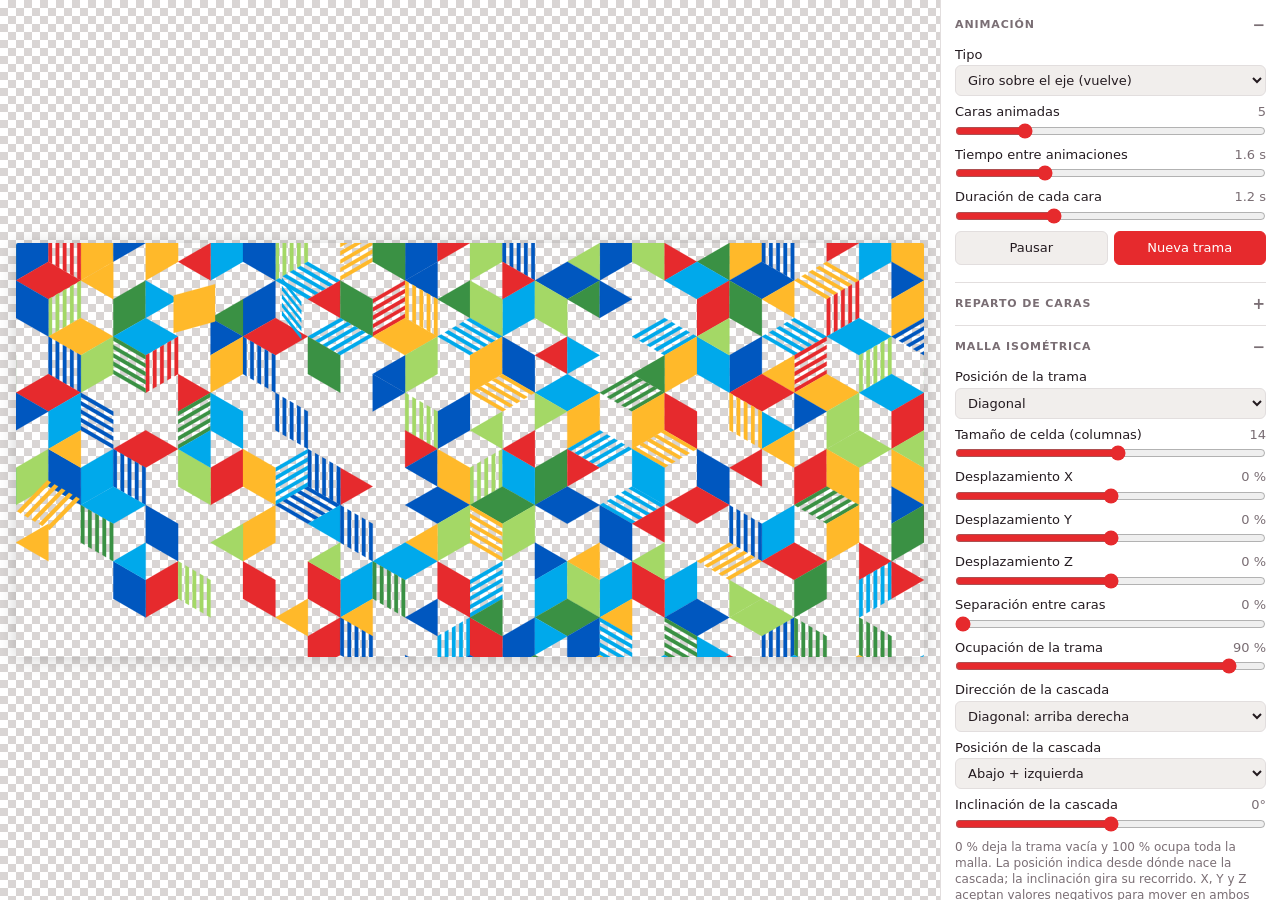
<file: trama/index.html>
<!doctype html>
<html lang="es"><head><meta charset="utf-8">
<meta name="viewport" content="width=device-width, initial-scale=1, viewport-fit=cover">
<title>Generador de trama isométrica animada</title>
<style>
:root{--bg:#f6f5f3;--fg:#241b20;--panel:#fff;--line:#e2dede;--mut:#7a6e74;--acc:#e62a2d;--stage:#ebe8e6;--ctl:#f1eeec;
box-sizing:border-box;padding-top:env(safe-area-inset-top,0px);padding-bottom:env(safe-area-inset-bottom,0px)}
@media (prefers-color-scheme:dark){:root:not([data-theme="light"]){--bg:#17141a;--fg:#f1e8ec;--panel:#211c25;--line:#392f3a;--mut:#a89aa3;--stage:#100e12;--ctl:#2b242e}}
:root[data-theme="dark"]{--bg:#17141a;--fg:#f1e8ec;--panel:#211c25;--line:#392f3a;--mut:#a89aa3;--stage:#100e12;--ctl:#2b242e}
html,body{height:100%;margin:0}
body{background:var(--bg);color:var(--fg);font:13px/1.35 system-ui,-apple-system,sans-serif}
.app{display:grid;grid-template-columns:minmax(0,1fr) 340px;height:100%;min-height:0}
.stage{background:var(--stage);display:flex;align-items:center;justify-content:center;padding:16px;min-height:0;min-width:0;overflow:hidden}
.stage[data-transparent="true"]{background-color:#fff;background-image:linear-gradient(45deg,#d9d5d4 25%,transparent 25%),linear-gradient(-45deg,#d9d5d4 25%,transparent 25%),linear-gradient(45deg,transparent 75%,#d9d5d4 75%),linear-gradient(-45deg,transparent 75%,#d9d5d4 75%);background-size:16px 16px;background-position:0 0,0 8px,8px -8px,-8px 0}
#cv{box-shadow:0 2px 18px rgba(0,0,0,.18);border-radius:2px;cursor:pointer;touch-action:none}
#cv[data-image="true"]{cursor:grab}
#cv.is-panning{cursor:grabbing}
#cv:focus-visible{outline:3px solid var(--acc);outline-offset:4px}
.panel{background:var(--panel);border-left:1px solid var(--line);overflow:auto;padding:4px 14px 24px}
@media(max-width:820px){
  html,body{height:100%;overflow:hidden}
  .app{grid-template-columns:minmax(0,1fr);grid-template-rows:minmax(150px,30dvh) minmax(0,1fr);height:100dvh}
  .stage{padding:8px}
  .panel{border-left:0;border-top:1px solid var(--line);padding:4px 14px calc(20px + env(safe-area-inset-bottom,0px))}
  body{font-size:14px}
  details.section>summary{font-size:12px;padding:15px 2px;min-height:20px}
  .panel .row{display:grid;grid-template-columns:repeat(2,minmax(0,1fr));gap:8px}
  .panel .row>*{flex:initial;min-width:0}
  button,select,input[type=text],input[type=number]{min-height:44px}
  .f input[type=range]{min-height:34px;touch-action:pan-y}
  .sw input{height:40px}
}
details.section{border-bottom:1px solid var(--line);padding:0 0 8px}
details.section>summary{font-size:11px;letter-spacing:.08em;text-transform:uppercase;color:var(--mut);margin:0;padding:14px 0 6px;font-weight:600;cursor:pointer;list-style:none}
details.section>summary::-webkit-details-marker{display:none}
details.section>summary::after{content:"+";float:right;font-size:15px;line-height:1}
details.section[open]>summary::after{content:"−"}
.section-body{padding-bottom:3px}
.f{display:grid;grid-template-columns:1fr auto;gap:2px 8px;margin:7px 0;align-items:center}
.f .v{color:var(--mut);font-variant-numeric:tabular-nums}
.f input[type=range]{grid-column:1/3;width:100%;accent-color:var(--acc);margin:0}
select,input[type=text],input[type=number],input[type=file]{width:100%;box-sizing:border-box;background:var(--ctl);color:var(--fg);border:1px solid var(--line);border-radius:6px;padding:6px 8px;font:inherit}
button{background:var(--ctl);color:var(--fg);border:1px solid var(--line);border-radius:6px;padding:7px 10px;font:inherit;cursor:pointer;touch-action:manipulation}
button:hover{border-color:var(--acc)}
button.p{background:var(--acc);border-color:var(--acc);color:#fff}
.row{display:flex;gap:6px;flex-wrap:wrap;margin:6px 0}.row>*{flex:1;min-width:0}
.sw{display:flex;gap:6px;margin:6px 0}.sw input{flex:1;height:28px;padding:0;border:1px solid var(--line);border-radius:6px;background:none;min-width:0}
.chk{display:flex;gap:8px;align-items:center;margin:8px 0}
#msg{color:var(--mut);min-height:1.4em;margin-top:6px}
.note{color:var(--mut);font-size:12px;margin:2px 0 6px}
</style></head><body>
<div class="app"><div class="stage" id="stage"><canvas id="cv" role="img" tabindex="0" aria-label="Trama isométrica animada. Pulsa para generar otra composición."></canvas></div><div class="panel" id="panel"></div></div>
<script>
const SX=215.03,SY=124.15;
const STROKE=.8;
const FQ=[[[-.5,-.5,.5],[.5,-.5,.5],[.5,.5,.5],[-.5,.5,.5]],[[.5,-.5,.5],[.5,.5,.5],[.5,.5,-.5],[.5,-.5,-.5]],[[.5,.5,.5],[-.5,.5,.5],[-.5,.5,-.5],[.5,.5,-.5]]];
// diagonal corta de cada cara: cortando por ella salen triángulos equiláteros
const SD=FQ.map(q=>{const P=q.map(p=>[(p[0]-p[1])*.7071,(p[0]+p[1]-2*p[2])*.4082]),d=(a,b)=>Math.hypot(a[0]-b[0],a[1]-b[1]);return d(P[0],P[2])<d(P[1],P[3])?0:1});
const TRI=[[[0,0],[1,0],[1,1]],[[0,0],[1,1],[0,1]],[[1,0],[1,1],[0,1]],[[0,0],[1,0],[0,1]]],SQ=[[0,0],[1,0],[1,1],[0,1]];
const WTC=[3,3,2,2,3,3];
const FORMATS={banner:['Banner (como la cascada)',3298,1502],hd:['Horizontal 16:9',1920,1080],c43:['Horizontal 4:3',1600,1200],sq:['Cuadrado 1:1',1500,1500],a4:['A4 vertical',1240,1754],story:['Vertical 9:16',1080,1920]};
const ANIMS={eje:'Giro sobre el eje (vuelve)',ejeMantener:'Giro sobre el eje y mantener',lado:'Giro sobre un lado',aristaMantener:'Giro sobre arista y mantener',fundido:'Aparecer y desaparecer',caida:'Caída',desliza:'Deslizar',escala:'Escalar (pop)',
  ejeSuave:'Giro suave',ladoSuave:'Balanceo suave',pulso:'Pulso de color',lluvia:'Lluvia continua',lluviaCompleta:'Lluvia hasta completar la trama',mezcla:'Mezcla de todas'};
const PATTERNS={diagonal:'Diagonal',horizontal:'Franja horizontal',vertical:'Franja vertical',top:'Lado superior',bottom:'Lado inferior',left:'Lado izquierdo',right:'Lado derecho',sides:'Laterales izquierdo + derecho',topBottom:'Lados superior + inferior',
  topLeft:'Esquina superior izquierda',topRight:'Esquina superior derecha',bottomLeft:'Esquina inferior izquierda',bottomRight:'Esquina inferior derecha',
  topCorners:'Esquinas superiores',bottomCorners:'Esquinas inferiores',leftCorners:'Esquinas izquierdas',rightCorners:'Esquinas derechas',
  corners:'Esquinas opuestas (sup. izq. + inf. der.)',otherCorners:'Esquinas opuestas (sup. der. + inf. izq.)',threeCorners:'Tres esquinas',fourCorners:'Las cuatro esquinas',surround:'Los cuatro lados',full:'Malla completa'};
const CASCADES={ne:'Diagonal: arriba derecha',nw:'Diagonal: arriba izquierda',se:'Diagonal: abajo derecha',sw:'Diagonal: abajo izquierda',
  leftToRight:'Horizontal: izquierda a derecha',rightToLeft:'Horizontal: derecha a izquierda',topToBottom:'Vertical: arriba a abajo',bottomToTop:'Vertical: abajo a arriba',none:'Sin cascada'};
const CASCADE_POSITIONS={top:'Arriba',bottom:'Abajo',left:'Izquierda',right:'Derecha',
  topLeft:'Arriba + izquierda',topRight:'Arriba + derecha',bottomLeft:'Abajo + izquierda',bottomRight:'Abajo + derecha',
  topBottom:'Arriba + abajo',leftRight:'Izquierda + derecha',all:'Todos los lados',center:'Centro'};
const S={anim:'eje',fmt:'banner',W:3298,H:1502,cols:14,shx:0,shy:0,shz:0,gap:0,casc:90,cdir:'ne',cangle:0,cpos:'bottomLeft',wB:30,wT:10,wS:20,wH:20,wP:20,batch:5,intv:1.6,dur:1.2,seed:7,
  layout:'diagonal',bg:'#ffffff',bgImage:null,bgImageData:null,bgZoom:1,bgRotation:0,bgX:0,bgY:0,transp:true,filename:'trama',
  pal:['#e62a2d','#ffb92a','#3a9144','#a4d866','#0057bf','#00a9eb']};
const $=id=>document.getElementById(id),cv=$('cv'),g=cv.getContext('2d'),uiControls={};
const motionPreference=matchMedia('(prefers-reduced-motion: reduce)'),imagePointers=new Map;
let sc=null,T=0,playing=!motionPreference.matches,pauseRequested=false,PW=100,PH=100,frameId=0,currentSection=null;
let imageGesture=null,backgroundDragged=false;
// ---------- aleatorio determinista por celda (la trama no «salta» al mover un control)
function R(a,b,c){let h=(Math.imul(a,374761393)+Math.imul(b,668265263)+Math.imul(c,2147483647)+Math.imul(S.seed,1274126177))|0;h=Math.imul(h^(h>>>13),1274126177);h^=h>>>16;return(h>>>0)/4294967296}
const clamp=(x,a,b)=>Math.min(b,Math.max(a,x));
function meshOffset(){
  return[(S.shx-S.shy)/100*2*SX,(S.shx+S.shy-2*S.shz)/100*3*SY];
}
function pickC(r,avoid=[]){const allowed=WTC.map((weight,i)=>avoid.includes(i)?0:weight),total=allowed.reduce((a,b)=>a+b,0);
  if(!total){const counts=WTC.map((_,i)=>avoid.filter(c=>c===i).length),min=Math.min(...counts),choices=counts.flatMap((n,i)=>n===min?[i]:[]);return choices[Math.floor(r*choices.length)]}
  r*=total;for(let i=0;i<allowed.length;i++)if((r-=allowed[i])<0)return i;return 0}
function mkStyle(kind,gf,avoid=[]){if(!kind)return null;const c=pickC(gf(0),avoid);
  if(kind===1)return{c,k:'s'};if(kind===2)return{c,k:'t',v:gf(1)<.5?0:1};
  return{c,k:'b',ax:gf(1)<.5?0:1,gr:1}}
function kindOf(r){const sw=[S.wB,S.wS,S.wT,S.wH],t=sw.reduce((a,b)=>a+b,0);if(!t)return 1;r*=t;for(let i=0;i<4;i++){if((r-=sw[i])<0)return i}return 1}
function edgeKeys(face){
  const q=FQ[face.i].map(p=>[p[0]+face.x,p[1]+face.y,p[2]]);
  return q.map((a,i)=>[a,q[(i+1)%q.length]].map(p=>p.map(v=>Math.round(v*1000)).join(',')).sort().join('|'));
}
// ---------- construcción de la malla
function build(){
  const VW=S.cols*2*SX,VH=VW*S.H/S.W,[shX,shY]=meshOffset();
  const tot=S.wB+S.wT+S.wS+S.wH+S.wP,pp=tot?S.wP/tot:0,q=Math.min(1,1.5*pp);
  const faces=[],units=[],edgeOwners=new Map(),rmax=Math.ceil(VH/(3*SY))+2,cells=[];
  const anchors={top:[[.5,0]],bottom:[[.5,1]],left:[[0,.5]],right:[[1,.5]],topLeft:[[0,0]],topRight:[[1,0]],
    bottomLeft:[[0,1]],bottomRight:[[1,1]],topBottom:[[.5,0],[.5,1]],leftRight:[[0,.5],[1,.5]],
    all:[[.5,0],[.5,1],[0,.5],[1,.5]],center:[[.5,.5]]};
  const directions={ne:[1,-1],nw:[-1,-1],se:[1,1],sw:[-1,1],leftToRight:[1,0],
    rightToLeft:[-1,0],topToBottom:[0,1],bottomToTop:[0,-1],none:[0,0]};
  const [dx0,dy0]=directions[S.cdir]||directions.ne,angle=S.cangle*Math.PI/180;
  const dx=dx0*Math.cos(angle)-dy0*Math.sin(angle),dy=dx0*Math.sin(angle)+dy0*Math.cos(angle);
  const origins=anchors[S.cpos]||anchors.topLeft;
  for(let r=-2;r<=rmax;r++)for(let m=-3;m<=S.cols+3;m++){
    const k=2*m+(r&1),l=3*r,cx=k*SX+shX,cy=l*SY+shY;
    if(cx<-2.2*SX||cx>VW+2.2*SX||cy<-2.4*SY||cy>VH+2.4*SY)continue;
    let u=clamp(cx/VW,0,1),v=clamp(cy/VH,0,1);
    if(['nw','sw'].includes(S.cdir))u=1-u;if(['se','sw'].includes(S.cdir))v=1-v;
    const corner=(x,y)=>.32-Math.hypot(u-x,v-y);
    const shapeScore=S.layout==='full'?0:{diagonal:u*.9-v*1.1+.35,horizontal:.14-Math.abs(v-.5),vertical:.14-Math.abs(u-.5),
        top:.52-v,bottom:v-.48,left:.52-u,right:u-.48,
        sides:Math.abs(u-.5)-.12,topBottom:Math.abs(v-.5)-.12,
        topLeft:corner(0,0),topRight:corner(1,0),bottomLeft:corner(0,1),bottomRight:corner(1,1),
        topCorners:Math.max(corner(0,0),corner(1,0)),bottomCorners:Math.max(corner(0,1),corner(1,1)),
        leftCorners:Math.max(corner(0,0),corner(0,1)),rightCorners:Math.max(corner(1,0),corner(1,1)),
        corners:Math.max(corner(0,0),corner(1,1)),otherCorners:Math.max(corner(1,0),corner(0,1)),
        threeCorners:Math.max(corner(0,0),corner(1,0),corner(0,1)),
        fourCorners:Math.max(.28-Math.hypot(u,v),.28-Math.hypot(1-u,v),.28-Math.hypot(u,1-v),.28-Math.hypot(1-u,1-v)),
        surround:.3-Math.min(u,1-u,v,1-v)}[S.layout]??0;
    const progress=S.cdir==='none'?0:Math.max(...origins.map(([ax,ay])=>{
      const du=u-ax,dv=v-ay;return-Math.hypot(du,dv)+(dx*du+dy*dv)*.75;
    }));
    cells.push({k,l,x:(k+l)/2,y:(l-k)/2,score:shapeScore+progress,tie:R(k,l,0)});
  }
  const occupied=Math.round(cells.length*clamp(S.casc,0,100)/100);
  const selected=new Set(cells.sort((a,b)=>b.score-a.score||a.tie-b.tie).slice(0,occupied).map(cell=>`${cell.k},${cell.l}`));
  for(const{ k,l,x,y }of cells.sort((a,b)=>a.l-b.l||a.k-b.k)){
    if(!selected.has(`${k},${l}`))continue;
    const used=new Set(),cube={x:(k+l)/2,y:(l-k)/2};
    const mk=(i,st,stripeAllowed)=>{const f={x:cube.x,y:cube.y,i,st,stripeAllowed,flip:null,adjacentFaces:[]};faces.push(f);return f};
    const gs=(s)=>j=>R(k,l,20+s*4+j);
    const makeFace=(i,kind)=>{const stripeAllowed=true,f=mk(i,null,stripeAllowed),keys=edgeKeys(f);
      f.adjacentFaces=[...new Set(keys.flatMap(key=>edgeOwners.get(key)||[]))];
      const avoid=[...f.adjacentFaces.map(adjacent=>adjacent.st).filter(Boolean).map(st=>st.c),...used];
      const noColor=kind>0&&WTC.every((_,color)=>avoid.includes(color));
      f.st=mkStyle(noColor&&kind!==2?3:noColor?0:kind,gs(i),noColor?[]:avoid);if(f.st)used.add(f.st.c);
      for(const key of keys){const owners=edgeOwners.get(key)||[];
        for(const owner of owners){if(!f.adjacentFaces.includes(owner))f.adjacentFaces.push(owner);if(!owner.adjacentFaces.includes(f))owner.adjacentFaces.push(f)}
        owners.push(f);edgeOwners.set(key,owners)}
      return f};
    if(R(k,l,1)<q){
      const i=Math.floor(R(k,l,2)*3);
      const arrow=[0,1,2].filter(z=>z!==i).map(z=>makeFace(z,1));
      const triangle=makeFace(i,2);units.push({fs:[...arrow,triangle],pair:true});
    }else for(let i=0;i<3;i++)units.push({fs:[makeFace(i,kindOf(R(k,l,5+i)))],pair:false});
  }
  return{faces,units,next:0};
}
function newStyle(face,stripeAllowed=true){
  const forbidden=face.adjacentFaces.flatMap(other=>[other.st,other.flip?.nw]).filter(style=>style&&style.k!=='b').map(style=>style.c);
  for(let n=0;n<30;n++){
    let kind=face.st?.k==='t'?2:kindOf(Math.random());
    if(kind===3&&!stripeAllowed)kind=1;
    const avoid=kind===3?[]:[...forbidden,...(face.st?[face.st.c]:[])];
    if(kind!==3&&WTC.every((_,color)=>avoid.includes(color)))continue;
    const st=mkStyle(kind,()=>Math.random(),avoid);
    if(st&&(!face.st||st.k!==face.st.k||st.c!==face.st.c))return st;
  }
  return face.st?.k!=='t'&&stripeAllowed?mkStyle(3,()=>Math.random()):null;
}
const TYPES=['eje','ejeMantener','lado','aristaMantener','fundido','caida','desliza','escala','ejeSuave','ladoSuave','pulso','lluvia'];
function batch(s,t){
  if(S.anim==='lluviaCompleta')return;
  const cand=s.units.filter(u=>!u.fs[0].flip).sort(()=>Math.random()-.5);let n=0;
  for(const u of cand){
    if(n+u.fs.length>S.batch)continue;
    const par={type:S.anim==='mezcla'?TYPES[Math.floor(Math.random()*TYPES.length)]:S.anim,ax:Math.random()<.5?0:1,edge:Math.floor(Math.random()*4),dir:Math.random()<.5?1:-1};
    const t0=t+Math.random()*.3*S.dur,dur=S.dur;
    if(u.pair){
      const pending=[];
      for(const f of u.fs){const nw=newStyle(f,false);if(!nw)break;f.flip={t0,dur,par,nw};pending.push(f)}
      if(pending.length!==u.fs.length)for(const f of pending)f.flip=null;
    }else{const f=u.fs[0],nw=newStyle(f,f.stripeAllowed);if(nw)f.flip={t0,dur,par,nw}}
    n+=u.fs.length;if(n>=S.batch)break;
  }
}
function step(s,t,independent=false){
  if((independent||!pauseRequested)&&t>=s.next){batch(s,t);s.next=t+S.intv}
  for(const f of s.faces)if(f.flip&&t>=f.flip.t0+f.flip.dur){
    if(f.flip.par.type==='aristaMantener')f.pose=heldEdgePose(f,f.flip.par);
    if(f.flip.par.type==='ejeMantener')f.pose=heldAxisPose(f,f.flip.par);
    f.st=f.flip.nw;f.flip=null}
  for(const f of s.faces)if(f.intro&&t>=f.intro.t0+f.intro.dur)f.intro=null;
  if(S.anim==='lluviaCompleta'&&s.faces.every(f=>!f.intro)&&playing&&!independent){playing=false;updatePlayButton()}
  if(!independent&&pauseRequested&&s.faces.every(f=>!f.flip)){pauseRequested=false;playing=false;updatePlayButton()}
}
// ---------- geometría 3D de cada animación
const sub=(a,b)=>[a[0]-b[0],a[1]-b[1],a[2]-b[2]],add=(a,b)=>[a[0]+b[0],a[1]+b[1],a[2]+b[2]],mul=(a,k)=>[a[0]*k,a[1]*k,a[2]*k];
const dot=(a,b)=>a[0]*b[0]+a[1]*b[1]+a[2]*b[2],cross=(a,b)=>[a[1]*b[2]-a[2]*b[1],a[2]*b[0]-a[0]*b[2],a[0]*b[1]-a[1]*b[0]];
const unit=a=>mul(a,1/Math.hypot(...a)),cen=q=>mul(q.reduce(add),1/q.length);
const ease=x=>x*x*(3-2*x);
function rotLine(q,P0,d,phi){const c=Math.cos(phi),s=Math.sin(phi);
  return q.map(p=>{const r=sub(p,P0),par=mul(d,dot(r,d)),pp=sub(r,par);return add(P0,add(par,add(mul(pp,c),mul(cross(d,pp),s))))})}
function heldEdgePose(f,par){
  const q=(f.pose||FQ[f.i]).map(p=>[p[0]+f.x,p[1]+f.y,p[2]]);
  const a=q[par.edge],b=q[(par.edge+1)%4],d=unit(sub(b,a)),C=cen(q);
  const dep=x=>x[0]+x[1]+x[2],sg=dep(rotLine([C],a,d,.3)[0])>dep(C)?1:-1;
  return rotLine(q,a,d,sg*Math.PI*.5).map(p=>[p[0]-f.x,p[1]-f.y,p[2]]);
}
function heldAxisPose(f,par){
  const q=(f.pose||FQ[f.i]).map(p=>[p[0]+f.x,p[1]+f.y,p[2]]);
  const C=cen(q),axis=unit(sub(q[par.ax?3:1],q[0]));
  return rotLine(q,C,axis,Math.PI*.5).map(p=>[p[0]-f.x,p[1]-f.y,p[2]]);
}
function anim(par,q,p,o,n){
  const C=cen(q),U=sub(q[1],q[0]),V=sub(q[3],q[0]),half=p<.5,st=half?o:n;
  switch(par.type){
    case 'eje':{const phi=ease(p)*Math.PI;return{Q:rotLine(q,C,unit(par.ax?V:U),phi),a:1,st:phi<Math.PI/2?o:n}}
    case 'ejeMantener':return{Q:rotLine(q,C,unit(par.ax?V:U),ease(p)*Math.PI*.5),a:1,st:p<.5?o:n};
    case 'lado':{const a=q[par.edge],b=q[(par.edge+1)%4],d=unit(sub(b,a)),phi=Math.sin(p*Math.PI)*Math.PI*.5;
      const dep=x=>x[0]+x[1]+x[2],sg=dep(rotLine([C],a,d,.3)[0])>dep(C)?1:-1;
      return{Q:rotLine(q,a,d,sg*phi),a:1,st}}
    case 'aristaMantener':{const a=q[par.edge],b=q[(par.edge+1)%4],d=unit(sub(b,a)),phi=ease(p)*Math.PI*.5;
      const dep=x=>x[0]+x[1]+x[2],sg=dep(rotLine([C],a,d,.3)[0])>dep(C)?1:-1;
      return{Q:rotLine(q,a,d,sg*phi),a:1,st}}
    case 'fundido':return{Q:q,a:half?1-ease(p*2):ease(p*2-1),st};
    case 'caida':{const s=half?p*2:(p-.5)*2,dz=half?-1.5*s*s:1.5*(1-s)*(1-s);
      return{Q:q.map(x=>[x[0],x[1],x[2]+dz]),a:half?1-s*s:Math.min(1,s*1.6),st}}
    case 'desliza':{const dv=mul(par.ax?V:U,par.dir),s=ease(half?p*2:(p-.5)*2);
      return{Q:q.map(x=>add(x,mul(dv,half?s:-(1-s)))),a:half?1-s:s,st}}
    case 'escala':{const k=half?1-ease(p*2):1+2.70158*Math.pow((p-.5)*2-1,3)+1.70158*Math.pow((p-.5)*2-1,2);
      return{Q:q.map(x=>add(C,mul(sub(x,C),k))),a:1,st}}
    case 'ejeSuave':return{Q:rotLine(q,C,unit(par.ax?V:U),Math.sin(p*Math.PI*2)*.3),a:1,st:o,nw:n,blend:ease(p)};
    case 'ladoSuave':{const a=q[par.edge],b=q[(par.edge+1)%4],d=unit(sub(b,a));return{Q:rotLine(q,a,d,Math.sin(p*Math.PI*2)*.42),a:1,st:o,nw:n,blend:ease(p)}}
    case 'pulso':return{Q:q,a:1,st:o,nw:n,blend:ease(p)};
    case 'lluvia':return{Q:q.map(x=>[x[0],x[1],x[2]+2.5*(1-ease(p))]),a:ease(p),st:n,overlay:true};
    case 'lluviaCompleta':return{Q:q.map(x=>[x[0],x[1],x[2]+2.5*(1-ease(p))]),a:ease(p),st:n};
  }
  return{Q:q,a:1,st:o};
}
// ---------- dibujo (mismo código para pantalla, PNG, SVG y GIF)
function bands(gr){const n=5,w=1/(n+(n-1)*gr),B=[];for(let i=0;i<n;i++)B.push([i*w*(1+gr),i*w*(1+gr)+w]);return B}
function drawFace(sk,P,L,a,i){
  if(!L||a<=.003)return;const col=S.pal[L.c];
  const pt=(u,v)=>{const m=[(1-u)*(1-v),u*(1-v),u*v,(1-u)*v];let x=0,y=0;for(let k=0;k<4;k++){x+=P[k][0]*m[k];y+=P[k][1]*m[k]}return[x,y]};
  const poly=arr=>sk.poly(arr.map(([u,v])=>pt(u,v)),col,a);
  if(L.k==='s')poly(SQ);else if(L.k==='t')poly(TRI[SD[i]*2+L.v]);
  else bands(L.gr).forEach(([u0,u1])=>poly(L.ax===0?[[u0,0],[u1,0],[u1,1],[u0,1]]:[[0,u0],[1,u0],[1,u1],[0,u1]]));
}
function render(sk,W,H,t,s){
  const kk=W/(S.cols*2*SX),[shX,shY]=meshOffset();
  const sp=p=>[((p[0]-p[1])*SX+shX)*kk,((p[0]+p[1]-2*p[2])*SY+shY)*kk];
  sk.begin();const live=[],gp=1-S.gap/100;
  for(const f of s.faces){
    let q=(f.pose||FQ[f.i]).map(p=>[p[0]+f.x,p[1]+f.y,p[2]]);
    if(gp<1){const c=cen(q);q=q.map(x=>add(c,mul(sub(x,c),gp)))}
    if(f.intro){
      const p=clamp((t-f.intro.t0)/f.intro.dur,0,1),r=anim({type:'lluviaCompleta'},q,p,f.st,f.st);
      if(p<1){live.push({r,i:f.i,d:cen(r.Q).reduce((a,b)=>a+b)});continue}
      f.intro=null;
    }
    const fl=f.flip,p=fl?clamp((t-fl.t0)/fl.dur,0,1):0;
    if(fl&&p<1){const r=anim(fl.par,q,p,f.st,fl.nw);if(r.overlay)drawFace(sk,q.map(sp),f.st,1,f.i);live.push({r,i:f.i,d:cen(r.Q).reduce((a,b)=>a+b)});continue}
    drawFace(sk,q.map(sp),f.st,1,f.i);
  }
  live.sort((a,b)=>a.d-b.d).forEach(({r,i})=>{const points=r.Q.map(sp);
    if(r.blend!==undefined){drawFace(sk,points,r.st,1-r.blend,i);drawFace(sk,points,r.nw,r.blend,i)}
    else drawFace(sk,points,r.st,r.a,i)});
}
function drawBackground(c,W,H,bg,bgImage){
  if(bgImage){
    if(!S.transp){c.fillStyle=bg;c.fillRect(0,0,W,H)}
    const placement=backgroundPlacement(W,H,bgImage);
    c.save();c.translate(placement.cx,placement.cy);c.rotate(placement.angle);c.drawImage(bgImage,-placement.dw/2,-placement.dh/2,placement.dw,placement.dh);c.restore();
  }
  else if(bg){c.fillStyle=bg;c.fillRect(0,0,W,H)}
}
function backgroundPlacement(W,H,image){
  const scale=Math.max(W/image.naturalWidth,H/image.naturalHeight)*S.bgZoom;
  return{cx:W/2+S.bgX*W/100,cy:H/2+S.bgY*H/100,dw:image.naturalWidth*scale,dh:image.naturalHeight*scale,angle:S.bgRotation*Math.PI/180}
}
const canvasSink=(c,W,H,bg,bgImage)=>({begin(){c.globalAlpha=1;c.clearRect(0,0,W,H);drawBackground(c,W,H,bg,bgImage)},
  poly(pts,col,a){c.beginPath();pts.forEach((p,i)=>i?c.lineTo(p[0],p[1]):c.moveTo(p[0],p[1]));c.closePath();
    c.globalAlpha=a;c.fillStyle=col;c.fill();c.strokeStyle=col;c.lineWidth=STROKE*W/S.W;c.stroke();c.globalAlpha=1}});
function svgSink(W,H,bg,bgImage){const o=[];const f=n=>+n.toFixed(2);
  return{begin(){if(bgImage){const placement=backgroundPlacement(W,H,S.bgImage);if(bg)o.push(`<rect width="${W}" height="${H}" fill="${bg}"/>`);
      o.push(`<g transform="translate(${f(placement.cx)} ${f(placement.cy)}) rotate(${f(S.bgRotation)})"><image href="${bgImage}" x="${f(-placement.dw/2)}" y="${f(-placement.dh/2)}" width="${f(placement.dw)}" height="${f(placement.dh)}"/></g>`)}
    else if(bg)o.push(`<rect width="${W}" height="${H}" fill="${bg}"/>`)},
    poly(pts,col,a){o.push(`<polygon points="${pts.map(p=>f(p[0])+','+f(p[1])).join(' ')}" fill="${col}"${a<1?` fill-opacity="${f(a)}"`:''} stroke="${col}" stroke-opacity="${f(a)}" stroke-width="${f(STROKE)}"/>`)},
    out(){return`<svg xmlns="http://www.w3.org/2000/svg" viewBox="0 0 ${W} ${H}" width="${W}" height="${H}" stroke-linejoin="round">\n${o.join('\n')}\n</svg>`}}}
// ---------- exportar
const hex=h=>[1,3,5].map(i=>parseInt(h.slice(i,i+2),16));
function makeSVG(){const sk=svgSink(S.W,S.H,S.transp&&!S.bgImage?null:S.bg,S.bgImageData);render(sk,S.W,S.H,T,sc);return new Blob([sk.out()],{type:'image/svg+xml'})}
function makePNG(){const c=document.createElement('canvas');c.width=S.W;c.height=S.H;
  render(canvasSink(c.getContext('2d'),S.W,S.H,S.transp&&!S.bgImage?null:S.bg,S.bgImage),S.W,S.H,T,sc);return new Promise(r=>c.toBlob(r,'image/png'))}
function lzw(px){const out=[];let cur=0,nb=0;const emit=(c,s)=>{cur|=c<<nb;nb+=s;while(nb>=8){out.push(cur&255);cur>>>=8;nb-=8}};
  let size=9,next=258,dict=new Map();emit(256,size);let pre=px[0];
  for(let i=1;i<px.length;i++){const k=px[i],key=pre*256+k,hit=dict.get(key);
    if(hit!==undefined)pre=hit;
    else{emit(pre,size);if(next>(1<<size)-1&&size<12)size++;
      if(next<4096)dict.set(key,next++);else{emit(256,size);dict=new Map();next=258;size=9}
      pre=k}}
  emit(pre,size);if(next>(1<<size)-1&&size<12)size++;emit(257,size);if(nb>0)out.push(cur&255);return out}
function gifEncode(frames,W,H,delays,pal,transparent){
  const o=[71,73,70,56,57,97],w16=v=>o.push(v&255,(v>>8)&255);w16(W);w16(H);o.push(0xF7,0,0);
  for(let i=0;i<256;i++){const c=pal[i]||[0,0,0];o.push(c[0],c[1],c[2])}
  o.push(0x21,0xFF,11,78,69,84,83,67,65,80,69,50,46,48,3,1,0,0,0);
  for(let i=0;i<frames.length;i++){
    const fr=frames[i],delay=delays[i]??delays[0];
    o.push(0x21,0xF9,4,transparent?0x09:0x08,delay&255,(delay>>8)&255,0,0,0x2C);w16(0);w16(0);w16(W);w16(H);o.push(0,8);
    const d=lzw(fr);for(let i=0;i<d.length;i+=255){const n=Math.min(255,d.length-i);o.push(n);for(let j=0;j<n;j++)o.push(d[i+j])}o.push(0);
  }
  o.push(0x3B);return new Blob([new Uint8Array(o)],{type:'image/gif'});
}
function makePalette(transparent){const base=[S.bg,...S.pal].map(hex),pal=base.slice();
  for(let a=0;a<base.length;a++)for(let b=a+1;b<base.length;b++)for(const t of[.25,.5,.75])pal.push(base[a].map((v,i)=>Math.round(v*(1-t)+base[b][i]*t)));
  return transparent?[[0,0,0],...pal]:pal}
function addImageColors(pal,data){
  const bins=new Map();
  for(let i=0;i<data.length;i+=4){const r=data[i],g=data[i+1],b=data[i+2],key=((r>>4)<<8)|((g>>4)<<4)|(b>>4);
    let bin=bins.get(key);if(!bin){bin={r:0,g:0,b:0,n:0};bins.set(key,bin)}bin.r+=r;bin.g+=g;bin.b+=b;bin.n++}
  const existing=new Set(pal.map(c=>c.join(',')));
  const colors=[...bins.values()].sort((a,b)=>b.n-a.n);
  for(const bin of colors){if(pal.length>=256)break;const c=[Math.round(bin.r/bin.n),Math.round(bin.g/bin.n),Math.round(bin.b/bin.n)];
    const key=c.join(',');if(existing.has(key))continue;existing.add(key);pal.push(c)}
  if(pal.length>256)pal.length=256;
}
function quant(d,pal,cache,transparent){const n=d.length/4,o=new Uint8Array(n);
  for(let i=0,j=0;i<n;i++,j+=4){const key=(d[j]<<16)|(d[j+1]<<8)|d[j+2];let v=cache.get(key);
    if(transparent&&d[j+3]<128){o[i]=0;continue}
    if(v===undefined){let b=1e9;v=transparent?1:0;for(let k=transparent?1:0;k<pal.length;k++){const p=pal[k],e=(p[0]-d[j])**2+(p[1]-d[j+1])**2+(p[2]-d[j+2])**2;if(e<b){b=e;v=k}}cache.set(key,v)}
    o[i]=v}
  return o}
async function makeGIF(secs,fps,gw,transparent,onp){
  const gh=Math.round(gw*S.H/S.W),c=document.createElement('canvas');c.width=gw;c.height=gh;
  const cx=c.getContext('2d',{willReadFrequently:true}),sim=build();sim.faces.forEach((f,i)=>{if(sc.faces[i])f.st=sc.faces[i].st});
  if(S.anim==='lluviaCompleta'){
    prepareCompleteRain(sim);
    const stagger=Math.min(2.4,Math.max(.8,S.intv*1.2));
    secs=Math.max(secs,stagger+S.dur+.5);
  }
  const useTransparency=transparent&&!S.bgImage,pal=makePalette(useTransparency),cache=new Map(),frames=[],N=Math.max(2,2*Math.round(secs*fps/2)),forwardCount=N/2+1,captureCount=S.anim==='lluviaCompleta'?N:forwardCount,sk=canvasSink(cx,gw,gh,useTransparency?null:S.bg,S.bgImage);
  if(S.bgImage){drawBackground(cx,gw,gh,S.bg,S.bgImage);addImageColors(pal,cx.getImageData(0,0,gw,gh).data)}
  for(let i=0;i<captureCount;i++){const t=i/fps;step(sim,t,true);render(sk,gw,gh,t,sim);frames.push(quant(cx.getImageData(0,0,gw,gh).data,pal,cache,useTransparency));
    onp&&onp(i+1,N);if(i%2===1)await new Promise(r=>setTimeout(r))}
  const cycle=frames.slice();
  if(S.anim!=='lluviaCompleta')for(let i=forwardCount-2;i>0;i--)cycle.push(frames[i]);
  const totalDelay=Math.round(secs*100),delays=cycle.map((_,i)=>Math.floor((i+1)*totalDelay/cycle.length)-Math.floor(i*totalDelay/cycle.length));
  return gifEncode(cycle,gw,gh,delays,pal,useTransparency);
}
function supportedVideoFormats(){
  if(typeof MediaRecorder==='undefined'||typeof HTMLCanvasElement.prototype.captureStream!=='function')return[];
  const formats=[
    {mime:'video/mp4;codecs=avc1.42E01E',extension:'mp4',label:'MP4'},
    {mime:'video/mp4',extension:'mp4',label:'MP4'},
    {mime:'video/webm;codecs=vp9',extension:'webm',label:'WebM'},
    {mime:'video/webm;codecs=vp8',extension:'webm',label:'WebM'},
    {mime:'video/webm',extension:'webm',label:'WebM'}
  ];
  return[formats.find(format=>MediaRecorder.isTypeSupported(format.mime))].filter(Boolean);
}
async function makeVideo(secs,fps,gw,mime,onp){
  if(typeof MediaRecorder==='undefined'||typeof HTMLCanvasElement.prototype.captureStream!=='function')
    throw new Error('Este navegador no permite grabar vídeo del lienzo.');
  const gh=Math.round(gw*S.H/S.W),canvas=document.createElement('canvas');canvas.width=gw;canvas.height=gh;
  const context=canvas.getContext('2d');if(!context)throw new Error('No se pudo preparar el lienzo de vídeo.');
  const sim=build();sim.faces.forEach((face,i)=>{if(sc.faces[i])face.st=sc.faces[i].st});
  if(S.anim==='lluviaCompleta'){
    prepareCompleteRain(sim);
    secs=Math.max(secs,Math.min(2.4,Math.max(.8,S.intv*1.2))+S.dur+.5);
  }
  const sink=canvasSink(context,gw,gh,S.bg,S.bgImage);
  let stream=canvas.captureStream(0),track=stream.getVideoTracks()[0],manualCapture=typeof track?.requestFrame==='function';
  if(!manualCapture){stream.getTracks().forEach(item=>item.stop());stream=canvas.captureStream(fps);track=stream.getVideoTracks()[0]}
  if(!stream.getVideoTracks().length){stream.getTracks().forEach(track=>track.stop());throw new Error('El navegador no pudo iniciar la captura del lienzo.')}
  let recorder;
  try{recorder=new MediaRecorder(stream,{mimeType:mime,videoBitsPerSecond:Math.round(gw*gh*fps*.12)})}
  catch(error){stream.getTracks().forEach(track=>track.stop());throw new Error(`No se pudo iniciar el formato de vídeo seleccionado: ${error instanceof Error?error.message:String(error)}`)}
  return new Promise((resolve,reject)=>{
    const chunks=[];let timer=0,startedAt=0,lastProgress=0,settled=false,stopRequested=false;
    const cleanup=()=>{if(timer)clearTimeout(timer);stream.getTracks().forEach(item=>item.stop())};
    const fail=error=>{if(settled)return;settled=true;cleanup();reject(error instanceof Error?error:new Error('Falló la grabación del vídeo.'))};
    const drawAt=time=>{step(sim,time,true);render(sink,gw,gh,time,sim)};
    const finish=()=>{if(stopRequested||recorder.state==='inactive')return;stopRequested=true;
      try{timer=setTimeout(()=>{if(recorder.state!=='inactive')recorder.stop()},100)}catch(error){fail(error)}};
    recorder.ondataavailable=event=>{if(event.data.size)chunks.push(event.data)};
    recorder.onerror=event=>fail(event.error||new Error('La grabación de vídeo se interrumpió.'));
    recorder.onstop=()=>{if(settled)return;settled=true;cleanup();
      const blob=new Blob(chunks,{type:recorder.mimeType||mime});
      if(!blob.size){reject(new Error('El navegador no generó ningún dato de vídeo.'));return}
      resolve(blob)};
    try{drawAt(0);recorder.start(250);startedAt=performance.now();if(manualCapture)track.requestFrame();
      const capture=()=>{
        const now=performance.now();
        const elapsed=Math.min(secs,Math.max(0,(now-startedAt)/1000));
        drawAt(elapsed);
        if(manualCapture)track.requestFrame();
        if(now-lastProgress>=250||elapsed>=secs){lastProgress=now;onp&&onp(elapsed,secs)}
        if(elapsed>=secs){finish();return}
        timer=setTimeout(capture,Math.max(1,1000/fps-(performance.now()-now)));
      };
      timer=setTimeout(capture,1000/fps);
    }catch(error){fail(error)}
  });
}
async function validateVideo(blob){
  const url=URL.createObjectURL(blob),video=document.createElement('video');video.preload='metadata';video.src=url;
  try{
    await new Promise((resolve,reject)=>{
      const timeout=setTimeout(()=>reject(new Error('El navegador no pudo validar el vídeo generado.')),8000);
      video.onloadedmetadata=()=>{clearTimeout(timeout);resolve()};
      video.onerror=()=>{clearTimeout(timeout);reject(new Error('El navegador no puede reproducir el vídeo generado. Prueba otro formato.'))};
    });
    if(!Number.isFinite(video.duration)||!video.videoWidth||!video.videoHeight)
      throw new Error('El vídeo generado no contiene fotogramas reproducibles.');
  }finally{video.removeAttribute('src');video.load();video.remove();URL.revokeObjectURL(url)}
}
let dl=null;try{window.claude&&window.claude.use('downloads').then(d=>{dl=d})}catch(e){}
const msg=t=>{$('msg').textContent=t};
function scheduleFrame(){if(frameId)cancelAnimationFrame(frameId);frameId=requestAnimationFrame(frame)}
async function save(name,blob){
  if(!(blob instanceof Blob)){msg('No se pudo crear el archivo para descargar.');return}
  if(dl){try{await dl.save({filename:name,data:blob});msg('Guardado: '+name)}catch(e){msg(e&&e.code==='declined'?'Descarga cancelada':'No se pudo guardar ('+((e&&e.code)||'error')+')')}}
  else{const a=document.createElement('a');a.href=URL.createObjectURL(blob);a.download=name;document.body.appendChild(a);a.click();a.remove();msg('Descargado: '+name)}
}
function fileName(extension){
  const base=(S.filename||'trama').trim().replace(/[<>:"/\\|?*\u0000-\u001f]/g,'-').replace(/[. ]+$/,'')||'trama';
  return`${base}.${extension}`;
}
// ---------- interfaz
function fit(){
  const st=$('stage'),aw=Math.max(60,st.clientWidth-32),ah=Math.max(60,st.clientHeight-32),k=Math.min(aw/S.W,ah/S.H),d=devicePixelRatio||1;
  PW=S.W*k;PH=S.H*k;cv.style.width=PW+'px';cv.style.height=PH+'px';cv.width=Math.round(PW*d);cv.height=Math.round(PH*d);g.setTransform(d,0,0,d,0,0);scheduleFrame();
}
function prepareCompleteRain(s){
  const stagger=Math.min(2.4,Math.max(.8,S.intv*1.2));
  for(const unit of s.units){
    const face=unit.fs[0],delay=R(Math.round(face.x*100),Math.round(face.y*100),93)*stagger;
    for(const f of unit.fs)f.intro={t0:delay,dur:S.dur};
  }
  s.next=Infinity;
}
function startCompleteRain(s){
  if(motionPreference.matches)return;
  prepareCompleteRain(s);playing=true;pauseRequested=false;updatePlayButton();
}
function rebuild(){sc=build();T=0;sc.next=0;if(S.anim==='lluviaCompleta')startCompleteRain(sc);scheduleFrame()}
function updatePlayButton(){
  const b=$('bp');if(!b)return;
  b.disabled=pauseRequested;b.textContent=pauseRequested?'Terminando animación…':playing?'Pausar':'Reanudar';
  b.setAttribute('aria-pressed',String(playing&&!pauseRequested));
}
function sec(t,open=false){const details=document.createElement('details');details.className='section';details.open=open;
  const summary=document.createElement('summary');summary.textContent=t;details.appendChild(summary);
  currentSection=document.createElement('div');currentSection.className='section-body';details.appendChild(currentSection);$('panel').appendChild(details)}
function slider(key,label,min,max,step,o={}){
  const w=document.createElement('label');w.className='f';
  w.innerHTML=`<span>${label}</span><span class="v"></span><input type="range" min="${min}" max="${max}" step="${step}">`;
  const i=w.querySelector('input'),v=w.querySelector('.v');i.value=S[key];
  const show=()=>{v.textContent=o.show?o.show(S[key]):S[key]+(o.unit||'')};show();
  uiControls[key]={element:i,refresh:show};
  i.oninput=()=>{S[key]=+i.value;show();o.on&&o.on();if(o.rb)rebuild();Object.values(shows).forEach(f=>f());scheduleFrame()};
  currentSection.appendChild(w);return show}
function select(key,label,opts,on){
  const w=document.createElement('label');w.className='f';w.innerHTML=`<span>${label}</span><span></span>`;
  const s=document.createElement('select');s.style.gridColumn='1/3';
  for(const[k,v]of Object.entries(opts)){const o=document.createElement('option');o.value=k;o.textContent=Array.isArray(v)?v[0]:v;s.appendChild(o)}
  s.value=S[key];uiControls[key]={element:s};s.onchange=()=>{S[key]=s.value;on&&on();scheduleFrame()};w.appendChild(s);currentSection.appendChild(w);return s}
function refreshBackgroundControls(){
  for(const key of['bgZoom','bgX','bgY','bgRotation']){
    const control=uiControls[key];if(control){control.element.value=S[key];control.refresh?.()}
  }
}
const shows={};
function pct(key,label){shows[key]=slider(key,label,0,100,1,{rb:1,show:()=>{const t=S.wB+S.wT+S.wS+S.wH+S.wP;return(t?Math.round(S[key]/t*100):0)+' %'}})}
function buildUI(){
  sec('Animación',true);select('anim','Tipo',ANIMS,()=>{if(S.anim==='lluviaCompleta'){rebuild();return}
    if(sc){sc.faces.forEach(f=>{if(f.flip){f.st=f.flip.nw;f.flip=null}f.intro=null});sc.next=T+S.intv}});
  slider('batch','Caras animadas',1,20,1);slider('intv','Tiempo entre animaciones',.3,5,.1,{unit:' s'});slider('dur','Duración de cada cara',.4,3,.1,{unit:' s'});
  let r=document.createElement('div');r.className='row';r.innerHTML='<button id="bp" aria-pressed="true">Pausar</button><button id="bn" class="p">Nueva trama</button>';currentSection.appendChild(r);
  sec('Reparto de caras');
  pct('wB','Huecos en blanco');pct('wT','Triángulos equiláteros');pct('wS','Rombos (caras opacas)');pct('wH','Caras de 5 líneas');pct('wP','Pares de flechas');
  const nt=document.createElement('div');nt.className='note';nt.textContent='Los valores se normalizan a 100 %. Los rayados pueden continuar entre celdas; las piezas lisas evitan repetir color junto a sus vecinas.';currentSection.appendChild(nt);
  sec('Malla isométrica',true);
  select('layout','Posición de la trama',PATTERNS,rebuild);
  slider('cols','Tamaño de celda (columnas)',3,24,1,{rb:1});slider('shx','Desplazamiento X',-100,100,1,{rb:1,unit:' %'});slider('shy','Desplazamiento Y',-100,100,1,{rb:1,unit:' %'});slider('shz','Desplazamiento Z',-100,100,1,{rb:1,unit:' %'});
  slider('gap','Separación entre caras',0,25,1,{unit:' %'});slider('casc','Ocupación de la trama',0,100,1,{rb:1,unit:' %'});
  select('cdir','Dirección de la cascada',CASCADES,rebuild);
  select('cpos','Posición de la cascada',CASCADE_POSITIONS,rebuild);
  slider('cangle','Inclinación de la cascada',-45,45,1,{rb:1,unit:'°'});
  const meshNote=document.createElement('div');meshNote.className='note';meshNote.textContent='0 % deja la trama vacía y 100 % ocupa toda la malla. La posición indica desde dónde nace la cascada; la inclinación gira su recorrido. X, Y y Z aceptan valores negativos para mover en ambos sentidos.';currentSection.appendChild(meshNote);
  const compactUI=matchMedia('(max-width:820px)').matches;
  sec('Formato de la plantilla',!compactUI);
  const fs=select('fmt','Formato',{...FORMATS,custom:'Personalizado'},()=>{if(S.fmt!=='custom'){S.W=FORMATS[S.fmt][1];S.H=FORMATS[S.fmt][2];$('iw').value=S.W;$('ih').value=S.H}fit();rebuild()});
  r=document.createElement('div');r.className='row';r.innerHTML=`<input type="number" id="iw" min="200" max="30000" value="${S.W}" aria-label="Ancho en píxeles"><input type="number" id="ih" min="200" max="30000" value="${S.H}" aria-label="Alto en píxeles">`;currentSection.appendChild(r);
  const ch=()=>{S.W=clamp(+$('iw').value||S.W,200,30000);S.H=clamp(+$('ih').value||S.H,200,30000);S.fmt='custom';fs.value='custom';fit();rebuild()};$('iw').onchange=$('ih').onchange=ch;
  r=document.createElement('div');r.className='note';r.textContent='Al cargar una foto se usa su tamaño original. Puedes cambiarlo aquí o elegir otro formato.';currentSection.appendChild(r);
  sec('Fondo',!compactUI);
  r=document.createElement('div');r.className='row';r.innerHTML=`<label class="f" style="margin:0"><span>Color de fondo</span><span></span></label>`;
  const bgc=document.createElement('input');bgc.type='color';bgc.value=S.bg;bgc.setAttribute('aria-label','Color de fondo');bgc.style.cssText='height:30px;width:100%;padding:0;border:1px solid var(--line);border-radius:6px;background:none';bgc.oninput=()=>{S.bg=bgc.value;scheduleFrame()};r.appendChild(bgc);currentSection.appendChild(r);
  r=document.createElement('div');r.className='row';r.innerHTML='<label class="f" style="margin:0"><span>Imagen de fondo</span><span></span></label>';const imageRow=r;
  const imageInput=document.createElement('input');imageInput.type='file';imageInput.accept='image/*';imageInput.setAttribute('aria-label','Elegir imagen de fondo');
  imageInput.onchange=()=>{const file=imageInput.files?.[0];if(!file)return;const reader=new FileReader();reader.onerror=()=>msg('No se pudo leer la imagen de fondo.');reader.onload=()=>{if(typeof reader.result!=='string'){msg('No se pudo leer la imagen de fondo.');return}
    const image=new Image();image.onload=()=>{S.bgImage=image;S.bgImageData=reader.result;cv.dataset.image='true';S.bgZoom=1;S.bgRotation=0;S.bgX=0;S.bgY=0;S.W=image.naturalWidth;S.H=image.naturalHeight;S.fmt='custom';fs.value='custom';$('iw').value=S.W;$('ih').value=S.H;refreshBackgroundControls();fit();rebuild();msg(`Foto cargada a tamaño original: ${S.W} × ${S.H} px. Arrastra para mover, pellizca para zoom y gira dos dedos para rotar.`)};
    image.onerror=()=>msg('El archivo no es una imagen compatible.');image.src=reader.result};reader.readAsDataURL(file)};
  imageRow.appendChild(imageInput);currentSection.appendChild(imageRow);
  r=document.createElement('div');r.className='row';r.innerHTML='<button id="clearbg">Quitar imagen</button>';currentSection.appendChild(r);
  r=document.createElement('div');r.className='row';r.innerHTML='<button id="resetbg">Restablecer encuadre</button>';currentSection.appendChild(r);
  $('resetbg').onclick=()=>{S.bgZoom=1;S.bgRotation=0;S.bgX=0;S.bgY=0;refreshBackgroundControls();scheduleFrame();msg('Encuadre restablecido al centro y tamaño original.')};
  $('clearbg').onclick=()=>{S.bgImage=null;S.bgImageData=null;delete cv.dataset.image;imageInput.value='';scheduleFrame();msg('Imagen de fondo quitada.')};
  slider('bgZoom','Zoom de la imagen',.5,3,.05,{unit:'×'});
  slider('bgX','Posición horizontal',-100,100,1,{unit:' %'});
  slider('bgY','Posición vertical',-100,100,1,{unit:' %'});
  slider('bgRotation','Rotación de la imagen',-180,180,1,{unit:'°'});
  r=document.createElement('label');r.className='chk';r.innerHTML='<input type="checkbox" id="tr"> Fondo transparente si no hay imagen';currentSection.appendChild(r);$('tr').checked=S.transp;$('stage').dataset.transparent=String(S.transp);$('tr').onchange=()=>{S.transp=$('tr').checked;$('stage').dataset.transparent=String(S.transp);scheduleFrame()};
  const bgNote=document.createElement('div');bgNote.className='note';bgNote.textContent='En táctil: arrastra para mover, pellizca para ampliar o reducir y gira dos dedos para rotar. Restablecer vuelve al encuadre centrado original.';currentSection.appendChild(bgNote);
  sec('Colores');r=document.createElement('div');r.className='sw';
  const colorNames=['Rojo','Amarillo','Verde','Verde claro','Azul','Cian'];
  S.pal.forEach((c,i)=>{const k=document.createElement('input');k.type='color';k.value=c;k.setAttribute('aria-label',`Color de marca: ${colorNames[i]}`);k.oninput=()=>{S.pal[i]=k.value;scheduleFrame()};r.appendChild(k)});currentSection.appendChild(r);
  sec('Guardar plantilla y ajustes',true);
  const seedLabel=document.createElement('label');seedLabel.className='f';seedLabel.innerHTML='<span>Semilla de composición</span><span></span>';
  const seedInput=document.createElement('input');seedInput.type='number';seedInput.min='0';seedInput.max='2147483647';seedInput.step='1';seedInput.value=S.seed;seedInput.setAttribute('aria-label','Semilla de composición');
  seedInput.onchange=()=>{S.seed=clamp(Math.floor(Number(seedInput.value)||0),0,2147483647);seedInput.value=S.seed;rebuild()};
  seedLabel.appendChild(seedInput);currentSection.appendChild(seedLabel);
  r=document.createElement('div');r.className='row';r.innerHTML='<input id="presetname" type="text" maxlength="60" placeholder="Nombre de la plantilla" aria-label="Nombre de la plantilla"><button id="savepreset">Guardar plantilla</button>';currentSection.appendChild(r);
  r=document.createElement('div');r.className='row';r.innerHTML='<select id="preset"><option value="">Selecciona una plantilla</option></select><button id="loadpreset">Cargar</button><button id="deletepreset">Eliminar</button>';currentSection.appendChild(r);
  r=document.createElement('div');r.className='row';r.innerHTML='<button id="exportconfig">Exportar ajustes</button><button id="importconfigbutton">Importar ajustes</button><input id="importconfig" type="file" accept="application/json,.json" hidden>';currentSection.appendChild(r);
  const presetNote=document.createElement('div');presetNote.className='note';presetNote.textContent='Las plantillas se guardan en este navegador. Exporta los ajustes para compartirlos o guardarlos como archivo.';currentSection.appendChild(presetNote);
  const configInput=$('importconfig');
  const presetKey='trama-isometrica-presets-v1';
  function readPresets(){
    try{const parsed=JSON.parse(localStorage.getItem(presetKey)||'[]');return Array.isArray(parsed)?parsed.filter(p=>p&&typeof p.name==='string'&&p.config&&typeof p.config==='object'):[]}
    catch(e){msg(`No se pudieron leer las plantillas: ${e instanceof Error?e.message:String(e)}`);return[]}
  }
  function refreshPresets(){
    const selectPreset=$('preset'),selected=selectPreset.value;
    selectPreset.replaceChildren(new Option('Selecciona una plantilla',''));
    for(const preset of readPresets())selectPreset.add(new Option(preset.name,preset.name));
    if([...selectPreset.options].some(option=>option.value===selected))selectPreset.value=selected;
  }
  function configSnapshot(){const{bgImage,...config}=S;return config}
  function applyConfig(raw){
    if(!raw||typeof raw!=='object'||Array.isArray(raw))throw new Error('El archivo no contiene unos ajustes válidos.');
    const c=raw.config&&typeof raw.config==='object'?raw.config:raw;
    const number=(key,min,max)=>{const n=Number(c[key]);if(!Number.isFinite(n)||n<min||n>max)throw new Error(`Valor no válido para ${key}.`);return n};
    const choice=(key,values)=>{if(!values.includes(c[key]))throw new Error(`Opción no válida para ${key}.`);return c[key]};
    const color=value=>typeof value==='string'&&/^#[0-9a-f]{6}$/i.test(value);
    if(!Array.isArray(c.pal)||c.pal.length!==S.pal.length||!c.pal.every(color))throw new Error('La paleta de colores no es válida.');
    const config={...S,
      anim:choice('anim',Object.keys(ANIMS)),fmt:choice('fmt',[...Object.keys(FORMATS),'custom']),
      W:number('W',200,30000),H:number('H',200,30000),cols:number('cols',3,24),
      shx:number('shx',-100,100),shy:number('shy',-100,100),shz:c.shz===undefined?S.shz:number('shz',-100,100),
      gap:number('gap',0,25),casc:number('casc',0,100),
      cdir:choice('cdir',Object.keys(CASCADES)),cpos:c.cpos===undefined?S.cpos:choice('cpos',Object.keys(CASCADE_POSITIONS)),
      cangle:c.cangle===undefined?S.cangle:number('cangle',-45,45),layout:choice('layout',Object.keys(PATTERNS)),
      wB:number('wB',0,100),wT:number('wT',0,100),wS:number('wS',0,100),wH:number('wH',0,100),wP:number('wP',0,100),
      batch:number('batch',1,20),intv:number('intv',.3,5),dur:number('dur',.4,3),
      seed:number('seed',0,2147483647),bgZoom:number('bgZoom',.5,3),bgRotation:number('bgRotation',-180,180),
      bgX:number('bgX',-100,100),bgY:number('bgY',-100,100),transp:typeof c.transp==='boolean'?c.transp:(()=>{throw new Error('El ajuste de transparencia no es válido.')})(),
      bg:color(c.bg)?c.bg:(()=>{throw new Error('El color de fondo no es válido.')})(),
      filename:typeof c.filename==='string'?c.filename:'trama',pal:[...c.pal],
      bgImageData:c.bgImageData==null?null:typeof c.bgImageData==='string'&&c.bgImageData.startsWith('data:image/')?c.bgImageData:(()=>{throw new Error('La imagen de fondo guardada no es válida.')})()};
    Object.assign(S,config);S.bgImage=null;S.seed=Math.floor(S.seed);
    if(S.bgImageData){
      const image=new Image();image.onload=()=>{S.bgImage=image;cv.dataset.image='true';scheduleFrame();msg('Ajustes cargados con su imagen de fondo.')};
      image.onerror=()=>msg('Los ajustes se cargaron, pero no se pudo abrir la imagen de fondo.');
      image.src=S.bgImageData;
    }
    seedInput.value=S.seed;bgc.value=S.bg;filenameInput.value=S.filename;
    document.querySelectorAll('.sw input').forEach((input,i)=>input.value=S.pal[i]);
    $('tr').checked=S.transp;$('stage').dataset.transparent=String(S.transp);
    $('iw').value=S.W;$('ih').value=S.H;
    for(const[key,control]of Object.entries(uiControls)){control.element.value=S[key];control.refresh?.()}
    fit();rebuild();scheduleFrame();if(!S.bgImageData)msg('Ajustes cargados.');
  }
  function savePreset(){
    const clean=$('presetname').value.trim();if(!clean){msg('Escribe un nombre para la plantilla.');return}
    try{const presets=readPresets(),index=presets.findIndex(p=>p.name===clean);
      const preset={name:clean,config:configSnapshot()};if(index>=0)presets[index]=preset;else presets.push(preset);
      localStorage.setItem(presetKey,JSON.stringify(presets));refreshPresets();$('preset').value=clean;msg(`Plantilla «${clean}» ${index>=0?'actualizada':'guardada'}.`);
    }catch(e){msg(`No se pudo guardar la plantilla: ${e instanceof Error?e.message:String(e)}`)}
  }
  $('savepreset').onclick=savePreset;
  $('loadpreset').onclick=()=>{const preset=readPresets().find(p=>p.name===$('preset').value);if(!preset){msg('Selecciona una plantilla para cargar.');return}try{applyConfig(preset.config)}catch(e){msg(`No se pudo cargar la plantilla: ${e instanceof Error?e.message:String(e)}`)}};
  $('deletepreset').onclick=()=>{const name=$('preset').value;if(!name){msg('Selecciona una plantilla para eliminar.');return}
    try{localStorage.setItem(presetKey,JSON.stringify(readPresets().filter(p=>p.name!==name)));refreshPresets();msg(`Plantilla «${name}» eliminada.`)}
    catch(e){msg(`No se pudo eliminar la plantilla: ${e instanceof Error?e.message:String(e)}`)}};
  $('exportconfig').onclick=()=>save(fileName('json'),new Blob([JSON.stringify({version:1,config:configSnapshot()},null,2)],{type:'application/json'}));
  $('importconfigbutton').onclick=()=>configInput.click();
  configInput.onchange=()=>{const file=configInput.files?.[0];if(!file)return;const reader=new FileReader();
    reader.onerror=()=>msg('No se pudo leer el archivo de ajustes.');
    reader.onload=()=>{try{applyConfig(JSON.parse(String(reader.result)))}catch(e){msg(`No se pudieron importar los ajustes: ${e instanceof Error?e.message:String(e)}`)}finally{configInput.value=''}};
    reader.readAsText(file)};
  sec('Exportar',!compactUI);
  const filenameLabel=document.createElement('label');filenameLabel.className='f';filenameLabel.innerHTML='<span>Nombre de archivo</span><span></span>';
  const filenameInput=document.createElement('input');filenameInput.type='text';filenameInput.value=S.filename;filenameInput.maxLength=80;filenameInput.setAttribute('aria-label','Nombre de archivo');
  filenameInput.oninput=()=>{S.filename=filenameInput.value};filenameLabel.appendChild(filenameInput);currentSection.appendChild(filenameLabel);
  r=document.createElement('div');r.className='row';r.innerHTML='<button id="esvg">SVG</button><button id="epng">PNG</button>';currentSection.appendChild(r);
  r=document.createElement('div');r.className='row';r.innerHTML=`<select id="gs"><option value="4">4 s</option><option value="6" selected>6 s</option><option value="8">8 s</option><option value="12">12 s</option></select><select id="gf"><option value="10">10 fps</option><option value="15">15 fps</option><option value="30" selected>30 fps</option></select><select id="gw"><option value="480">480 px</option><option value="720" selected>720 px</option><option value="960">960 px</option></select>`;currentSection.appendChild(r);
  r=document.createElement('div');r.className='row';r.innerHTML='<button id="egif" class="p">Descargar GIF animado</button>';currentSection.appendChild(r);
  r=document.createElement('div');r.className='row';r.innerHTML='<select id="vfmt" aria-label="Formato de vídeo"></select><button id="evideo">Descargar vídeo</button>';currentSection.appendChild(r);
  const videoFormats=supportedVideoFormats(),videoFormatSelect=$('vfmt'),videoButton=$('evideo');
  for(const format of videoFormats)if(![...videoFormatSelect.options].some(option=>option.value===format.mime.split(';')[0]))
    videoFormatSelect.add(new Option(format.label,format.mime));
  if(videoFormats.length){videoFormatSelect.value=videoFormats[0].mime}
  else{videoFormatSelect.disabled=true;videoButton.disabled=true;videoButton.title='La grabación de vídeo no está disponible en este navegador.'}
  r=document.createElement('div');r.id='msg';currentSection.appendChild(r);
  refreshPresets();
  r=document.createElement('div');r.className='note';r.textContent=videoFormats.length
    ?'PNG y SVG guardan el fotograma actual. El GIF se repite en bucle; el vídeo graba la animación durante el tiempo y a los fotogramas seleccionados. El vídeo usa el color de fondo para evitar transparencias incompatibles.'
    :'PNG y SVG guardan el fotograma actual. El GIF se repite en bucle. Este navegador no permite exportar vídeo.';currentSection.appendChild(r);
  updatePlayButton();
  $('bp').onclick=()=>{if(playing){pauseRequested=true;updatePlayButton();scheduleFrame()}else{
    if(S.anim==='lluviaCompleta'&&sc.faces.every(f=>!f.intro)){rebuild();return}
    playing=true;pauseRequested=false;updatePlayButton();last=performance.now();scheduleFrame()}};
  $('bn').onclick=()=>{S.seed=Math.floor(Math.random()*1e9);seedInput.value=S.seed;rebuild()};
  $('esvg').onclick=()=>save(fileName('svg'),makeSVG());
  $('epng').onclick=async()=>save(fileName('png'),await makePNG());
  $('egif').onclick=async()=>{const b=$('egif');b.disabled=true;
    try{const blob=await makeGIF(+$('gs').value,+$('gf').value,+$('gw').value,S.transp,(i,n)=>msg(`Grabando GIF… ${Math.round(i/n*100)} %`));await save(fileName('gif'),blob)}
    catch(e){msg(`No se pudo crear el GIF: ${e instanceof Error?e.message:String(e)}`)}finally{b.disabled=false}};
  $('evideo').onclick=async()=>{const button=$('evideo');button.disabled=true;
    try{const format=videoFormats.find(candidate=>candidate.mime===$('vfmt').value);if(!format)throw new Error('Selecciona un formato de vídeo compatible.');
      const blob=await makeVideo(+$('gs').value,+$('gf').value,+$('gw').value,format.mime,(elapsed,total)=>msg(`Grabando vídeo… ${Math.round(elapsed/total*100)} %`));
      msg('Comprobando el vídeo generado…');await validateVideo(blob);
      await save(fileName(format.extension),blob)}
    catch(e){msg(`No se pudo crear el vídeo: ${e instanceof Error?e.message:String(e)}`)}finally{button.disabled=false}};
}
let last=performance.now();
function frame(now){
  frameId=0;
  const dt=Math.min(.1,Math.max(0,(now-last)/1000));last=now;
  if(playing&&!document.hidden){T+=dt;step(sc,T)}
  render(canvasSink(g,PW,PH,S.transp&&!S.bgImage?null:S.bg,S.bgImage),PW,PH,T,sc);
  if(playing&&!document.hidden)frameId=requestAnimationFrame(frame);
}
function pointOnCanvas(event){const r=cv.getBoundingClientRect();return{x:event.clientX-r.left,y:event.clientY-r.top}}
function startImageGesture(){
  const points=[...imagePointers.values()].slice(0,2);
  if(!points.length){imageGesture=null;return}
  imageGesture={points:points.map(p=>({...p})),bgX:S.bgX,bgY:S.bgY,bgZoom:S.bgZoom,bgRotation:S.bgRotation};
}
function updateImageGesture(){
  if(!imageGesture)return;
  const points=[...imagePointers.values()].slice(0,imageGesture.points.length),base=imageGesture.points,rect=cv.getBoundingClientRect();
  if(points.length===1){
    const dx=(points[0].x-base[0].x)/rect.width*100,dy=(points[0].y-base[0].y)/rect.height*100;
    if(Math.abs(dx)+Math.abs(dy)>.3)backgroundDragged=true;
    S.bgX=clamp(imageGesture.bgX+dx,-100,100);S.bgY=clamp(imageGesture.bgY+dy,-100,100);
  }else if(points.length===2){
    const distance=p=>Math.hypot(p[1].x-p[0].x,p[1].y-p[0].y),angle=p=>Math.atan2(p[1].y-p[0].y,p[1].x-p[0].x);
    const baseCenter={x:(base[0].x+base[1].x)/2,y:(base[0].y+base[1].y)/2},center={x:(points[0].x+points[1].x)/2,y:(points[0].y+points[1].y)/2};
    const ratio=distance(base)?distance(points)/distance(base):1,rotation=(angle(points)-angle(base))*180/Math.PI;
    const dx=(center.x-baseCenter.x)/rect.width*100,dy=(center.y-baseCenter.y)/rect.height*100;
    if(Math.abs(ratio-1)>.01||Math.abs(rotation)>1||Math.abs(dx)+Math.abs(dy)>.3)backgroundDragged=true;
    S.bgZoom=clamp(imageGesture.bgZoom*ratio,.5,3);S.bgRotation=clamp(imageGesture.bgRotation+rotation,-180,180);
    S.bgX=clamp(imageGesture.bgX+dx,-100,100);S.bgY=clamp(imageGesture.bgY+dy,-100,100);
  }
  refreshBackgroundControls();scheduleFrame();
}
cv.onpointerdown=e=>{
  if(!S.bgImage||e.button!==0)return;
  e.preventDefault();backgroundDragged=false;imagePointers.set(e.pointerId,pointOnCanvas(e));
  cv.setPointerCapture(e.pointerId);cv.classList.add('is-panning');cv.dataset.image='true';startImageGesture();
};
cv.onpointermove=e=>{
  if(!imagePointers.has(e.pointerId))return;
  e.preventDefault();imagePointers.set(e.pointerId,pointOnCanvas(e));updateImageGesture();
};
function endImageGesture(e){
  if(!imagePointers.has(e.pointerId))return;
  imagePointers.delete(e.pointerId);
  if(imagePointers.size)startImageGesture();else{imageGesture=null;cv.classList.remove('is-panning')}
}
cv.onpointerup=endImageGesture;cv.onpointercancel=endImageGesture;cv.onlostpointercapture=endImageGesture;
cv.onclick=()=>{if(!S.bgImage&&!backgroundDragged)$('bn').click()};
cv.onkeydown=e=>{if(e.key==='Enter'||e.key===' '){e.preventDefault();$('bn').click()}};
addEventListener('resize',fit);
document.addEventListener('visibilitychange',()=>{last=performance.now();if(document.hidden){if(frameId)cancelAnimationFrame(frameId);frameId=0}else scheduleFrame()});
motionPreference.addEventListener('change',e=>{if(e.matches){pauseRequested=playing;updatePlayButton()}last=performance.now();scheduleFrame()});
buildUI();fit();rebuild();
</script></body></html>
</file>
